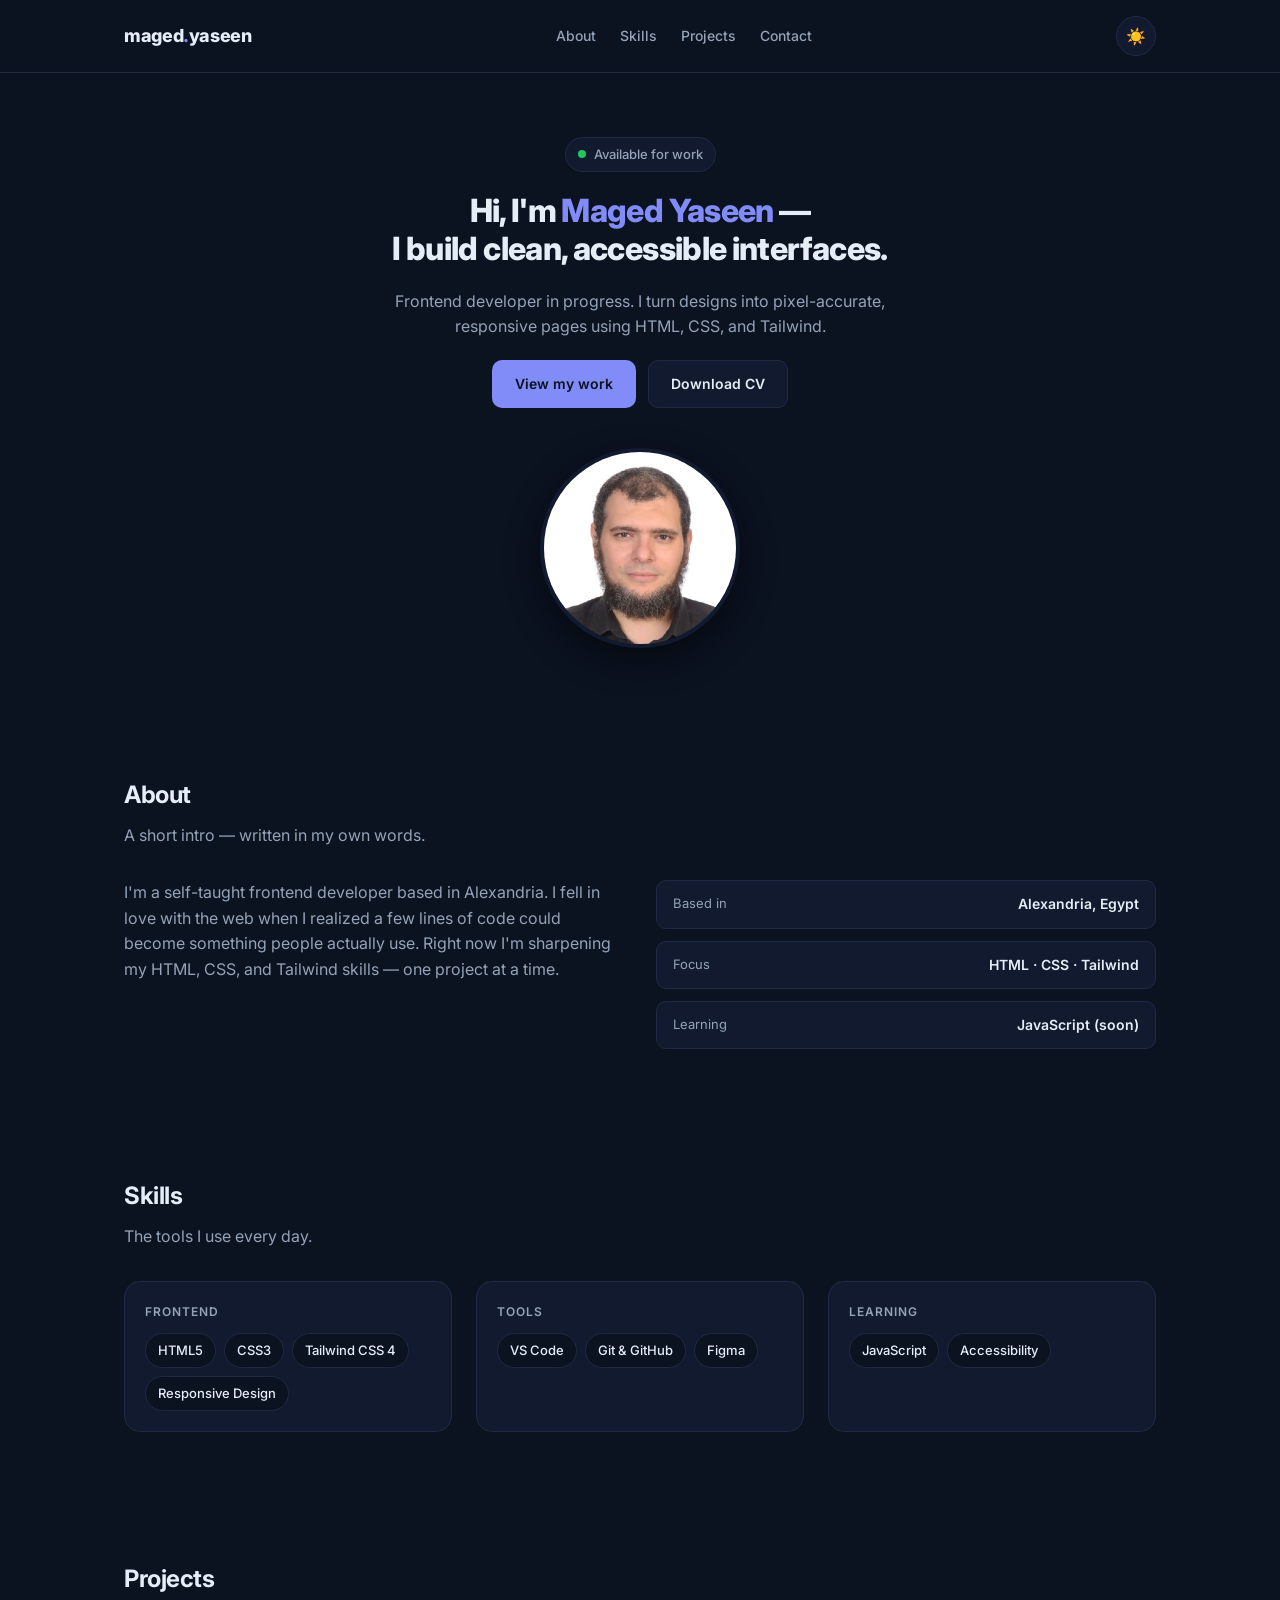
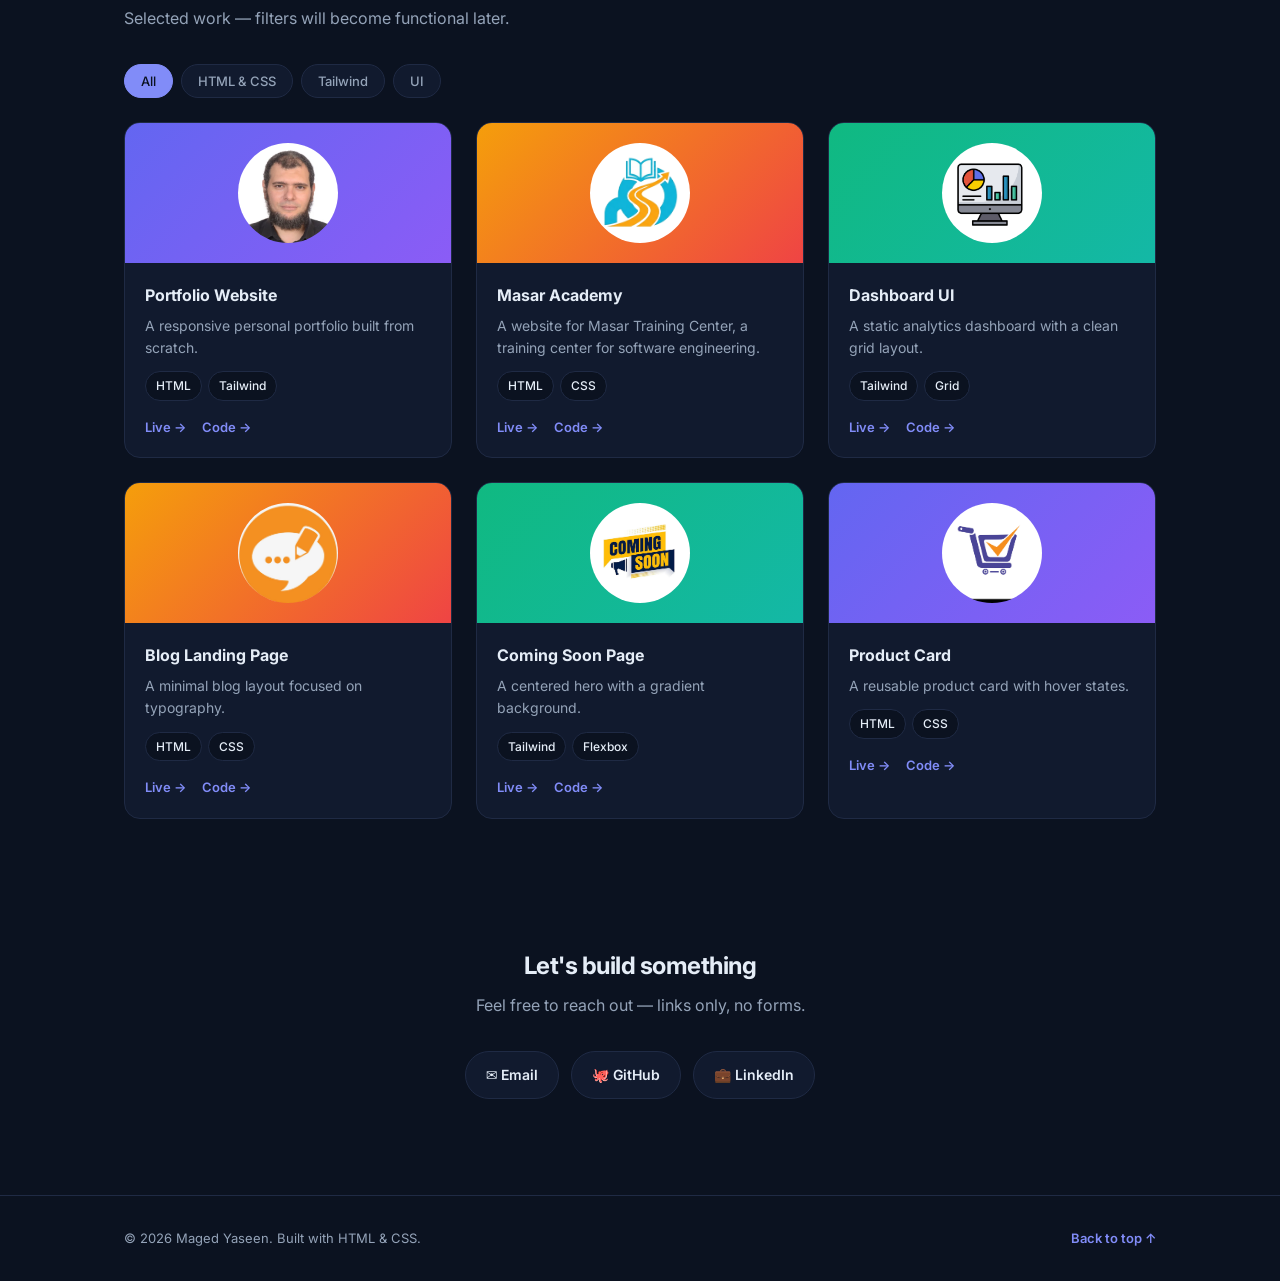
<file: index.html>
<!DOCTYPE html>
<html lang="en" class="dark">

<head>
  <meta charset="UTF-8">
  <meta name="viewport" content="width=device-width, initial-scale=1.0">
  <title>Maged Yaseen — Frontend Developer</title>
  <link rel="icon" type="image/png" href="assets/imgs/maged.png">
  <link rel="preconnect" href="https://fonts.googleapis.com">
  <link rel="preconnect" href="https://fonts.gstatic.com" crossorigin>
  <link href="https://fonts.googleapis.com/css2?family=Inter:wght@400;500;600;700;800&display=swap" rel="stylesheet">
  <link rel="stylesheet" href="assets/css/styles.css">
</head>

<body>

  <!-- ================= HEADER ================= -->
  <header class="site-header">
    <div class="container header-inner">

      <a href="#" class="logo">maged<span class="logo-dot">.</span>yaseen</a>

      <nav class="nav">
        <a href="#about" class="nav-link">About</a>
        <a href="#skills" class="nav-link">Skills</a>
        <a href="#projects" class="nav-link">Projects</a>
        <a href="#contact" class="nav-link">Contact</a>
      </nav>

      <button id="theme-toggle" class="theme-toggle">
        <span class="theme-icon--moon">🌙</span>
        <span class="theme-icon--sun">☀️</span>
      </button>

    </div>
  </header>

  <main>

    <!-- ================= HERO ================= -->
    <section class="hero" id="top">
      <div class="container hero-inner">

        <div class="hero-content">
          <p class="status-badge">
            <span class="status-dot"></span>
            Available for work
          </p>

          <h1 class="hero-title">
            Hi, I'm <span class="accent">Maged Yaseen</span> —<br>
            I build clean, accessible interfaces.
          </h1>

          <p class="hero-text">
            Frontend developer in progress. I turn designs into
            pixel-accurate, responsive pages using HTML, CSS, and Tailwind.
          </p>

          <div class="hero-actions">
            <a href="#projects" class="btn btn--primary">View my work</a>
            <a href="#" class="btn btn--ghost">Download CV</a>
          </div>
        </div>

        <div class="hero-avatar">
          <img src="assets/imgs/maged.png" alt="Maged Yaseen" class="avatar-img">
        </div>

      </div>
    </section>

    <!-- ================= ABOUT ================= -->
    <section class="section" id="about">
      <div class="container">
        <h2 class="section-title">About</h2>
        <p class="section-subtitle">A short intro — written in my own words.</p>

        <div class="about-grid">
          <p class="about-text">
            I'm a self-taught frontend developer based in Alexandria. I fell in love
            with the web when I realized a few lines of code could become
            something people actually use. Right now I'm sharpening my
            HTML, CSS, and Tailwind skills — one project at a time.
          </p>

          <ul class="facts">
            <li class="fact">
              <span class="fact-label">Based in</span>
              <span class="fact-value">Alexandria, Egypt</span>
            </li>
            <li class="fact">
              <span class="fact-label">Focus</span>
              <span class="fact-value">HTML · CSS · Tailwind</span>
            </li>
            <li class="fact">
              <span class="fact-label">Learning</span>
              <span class="fact-value">JavaScript (soon)</span>
            </li>
          </ul>
        </div>
      </div>
    </section>

    <!-- ================= SKILLS ================= -->
    <section class="section" id="skills">
      <div class="container">
        <h2 class="section-title">Skills</h2>
        <p class="section-subtitle">The tools I use every day.</p>

        <div class="skills-groups">

          <div class="skills-group">
            <h3 class="skills-title">Frontend</h3>
            <ul class="badges">
              <li class="badge">HTML5</li>
              <li class="badge">CSS3</li>
              <li class="badge">Tailwind CSS 4</li>
              <li class="badge">Responsive Design</li>
            </ul>
          </div>

          <div class="skills-group">
            <h3 class="skills-title">Tools</h3>
            <ul class="badges">
              <li class="badge">VS Code</li>
              <li class="badge">Git &amp; GitHub</li>
              <li class="badge">Figma</li>
            </ul>
          </div>

          <div class="skills-group">
            <h3 class="skills-title">Learning</h3>
            <ul class="badges">
              <li class="badge">JavaScript</li>
              <li class="badge">Accessibility</li>
            </ul>
          </div>

        </div>
      </div>
    </section>

    <!-- ================= PROJECTS ================= -->
    <section class="section" id="projects">
      <div class="container">
        <h2 class="section-title">Projects</h2>
        <p class="section-subtitle">Selected work — filters will become functional later.</p>

        <div class="filter-bar" role="tablist">
          <button class="filter-btn is-active" data-filter="all">All</button>
          <button class="filter-btn" data-filter="html-css">HTML &amp; CSS</button>
          <button class="filter-btn" data-filter="tailwind">Tailwind</button>
          <button class="filter-btn" data-filter="ui">UI</button>
        </div>

        <div class="projects-grid">

          <article class="project-card" data-category="tailwind ui">
            <div class="project-cover project-cover--indigo">
              <div class="project-cover-logo project-cover--white">
                <img src="assets/imgs/maged.png" alt="Maged Yaseen" class="project-cover-img">
              </div>
            </div>
            <div class="project-body">
              <h3 class="project-title">Portfolio Website</h3>
              <p class="project-desc">A responsive personal portfolio built from scratch.</p>
              <ul class="project-tags">
                <li class="project-tag">HTML</li>
                <li class="project-tag">Tailwind</li>
              </ul>
              <div class="project-links">
                <a href="#" class="project-link">Live →</a>
                <a href="#" class="project-link">Code →</a>
              </div>
            </div>
          </article>

          <article class="project-card" data-category="html-css">
            <div class="project-cover project-cover--amber">
              <div class="project-cover-logo project-cover--white">
                <img src="assets/imgs/masar-logo.png" alt="Masar Training Center" class="project-cover-img">
              </div>
            </div>
            <div class="project-body">
              <h3 class="project-title">Masar Academy</h3>
              <p class="project-desc">A website for Masar Training Center, a training center for software engineering.</p>
              <ul class="project-tags">
                <li class="project-tag">HTML</li>
                <li class="project-tag">CSS</li>
              </ul>
              <div class="project-links">
                <a href="#" class="project-link">Live →</a>
                <a href="#" class="project-link">Code →</a>
              </div>
            </div>
          </article>

          <article class="project-card" data-category="tailwind">
            <div class="project-cover project-cover--emerald">
              <div class="project-cover-logo project-cover--white">
                <img src="assets/imgs/dashboard.png" alt="Dashboard UI" class="project-cover-img">
              </div>
            </div>
            <div class="project-body">
              <h3 class="project-title">Dashboard UI</h3>
              <p class="project-desc">A static analytics dashboard with a clean grid layout.</p>
              <ul class="project-tags">
                <li class="project-tag">Tailwind</li>
                <li class="project-tag">Grid</li>
              </ul>
              <div class="project-links">
                <a href="#" class="project-link">Live →</a>
                <a href="#" class="project-link">Code →</a>
              </div>
            </div>
          </article>

          <article class="project-card" data-category="html-css ui">
            <div class="project-cover project-cover--amber">
              <div class="project-cover-logo project-cover--white">
                <img src="assets/imgs/blog.png" alt="Maged Yaseen" class="project-cover-img">
              </div>
            </div>
            <div class="project-body">
              <h3 class="project-title">Blog Landing Page</h3>
              <p class="project-desc">A minimal blog layout focused on typography.</p>
              <ul class="project-tags">
                <li class="project-tag">HTML</li>
                <li class="project-tag">CSS</li>
              </ul>
              <div class="project-links">
                <a href="#" class="project-link">Live →</a>
                <a href="#" class="project-link">Code →</a>
              </div>
            </div>
          </article>

          <article class="project-card" data-category="tailwind ui">
            <div class="project-cover project-cover--emerald">
              <div class="project-cover-logo project-cover--white">
                <img src="assets/imgs/soon.png" alt="Maged Yaseen" class="project-cover-img">
              </div>
            </div>
            <div class="project-body">
              <h3 class="project-title">Coming Soon Page</h3>
              <p class="project-desc">A centered hero with a gradient background.</p>
              <ul class="project-tags">
                <li class="project-tag">Tailwind</li>
                <li class="project-tag">Flexbox</li>
              </ul>
              <div class="project-links">
                <a href="#" class="project-link">Live →</a>
                <a href="#" class="project-link">Code →</a>
              </div>
            </div>
          </article>

          <article class="project-card" data-category="html-css">
            <div class="project-cover project-cover--indigo">
              <div class="project-cover-logo project-cover--white">
                <img src="assets/imgs/cart.png" alt="Maged Yaseen" class="project-cover-img">
              </div>
            </div>
            <div class="project-body">
              <h3 class="project-title">Product Card</h3>
              <p class="project-desc">A reusable product card with hover states.</p>
              <ul class="project-tags">
                <li class="project-tag">HTML</li>
                <li class="project-tag">CSS</li>
              </ul>
              <div class="project-links">
                <a href="#" class="project-link">Live →</a>
                <a href="#" class="project-link">Code →</a>
              </div>
            </div>
          </article>

        </div>
      </div>
    </section>

    <!-- ================= CONTACT ================= -->
    <section class="section" id="contact">
      <div class="container contact-inner">
        <h2 class="section-title">Let's build something</h2>
        <p class="section-subtitle">Feel free to reach out — links only, no forms.</p>

        <div class="contact-links">
          <a href="mailto:magedyaseen@gmail.com" class="contact-link">✉️ Email</a>
          <a href="https://github.com/magedyaseen" class="contact-link">🐙 GitHub</a>
          <a href="https://linkedin.com/in/magedyaseen" class="contact-link">💼 LinkedIn</a>
        </div>
      </div>
    </section>

  </main>

  <!-- ================= FOOTER ================= -->
  <footer class="site-footer">
    <div class="container footer-inner">
      <p class="footer-text">© 2026 Maged Yaseen. Built with HTML &amp; CSS.</p>
      <a href="#top" class="footer-link">Back to top ↑</a>
    </div>
  </footer>

</body>
</html>
</file>
<file: assets/css/styles.css>
/* ============================================================
   1. DESIGN TOKENS
   هذه المتغيرات ستتحول لاحقًا إلى @theme في Tailwind 4.
   ============================================================ */
:root {
  --color-bg: #f8fafc;
  --color-surface: #ffffff;
  --color-text: #0f172a;
  --color-muted: #64748b;
  --color-border: #e2e8f0;
  --color-primary: #6366f1;
  --color-primary-hover: #4f46e5;
  --color-on-primary: #ffffff;

  --radius-md: 10px;
  --radius-lg: 16px;
  --radius-full: 999px;

  --shadow-sm: 0 1px 3px rgba(15, 23, 42, 0.08);
  --shadow-md: 0 8px 24px rgba(15, 23, 42, 0.10);

  --font-sans: "Inter", system-ui, -apple-system, sans-serif;
}

/* الدارك مود = تبديل المتغيرات فقط. لا شيء آخر. */
.dark {
  --color-bg: #0b1220;
  --color-surface: #111a2e;
  --color-text: #e5edf7;
  --color-muted: #94a3b8;
  --color-border: #1f2a44;
  --color-primary: #818cf8;
  --color-primary-hover: #a5b4fc;
  --color-on-primary: #0b1220;

  --shadow-sm: 0 1px 3px rgba(0, 0, 0, 0.40);
  --shadow-md: 0 12px 32px rgba(0, 0, 0, 0.50);
}

/* ============================================================
   2. BASE
   ============================================================ */
* { box-sizing: border-box; margin: 0; padding: 0; }

html { scroll-behavior: smooth; }

body {
  font-family: var(--font-sans);
  background: var(--color-bg);
  color: var(--color-text);
  line-height: 1.6;
  transition: background 0.2s, color 0.2s;
}

ul { list-style: none; }
a  { color: inherit; text-decoration: none; }
img { display: block; max-width: 100%; }

.container {
  width: 100%;
  max-width: 1080px;
  margin: 0 auto;
  padding: 0 24px;
}

/* ============================================================
   3. HEADER
   ============================================================ */
.site-header {
  position: sticky;
  top: 0;
  z-index: 10;
  background: var(--color-bg);
  border-bottom: 1px solid var(--color-border);
}

.header-inner {
  display: flex;
  align-items: center;
  justify-content: space-between;
  gap: 16px;
  padding: 16px 24px;
}

.logo { font-weight: 800; font-size: 18px; letter-spacing: -0.02em; }
.logo-dot { color: var(--color-primary); }

/* مخفية على الموبايل — تظهر على الديسكتوب. (هامبرغر يحتاج JS) */
.nav { display: none; gap: 24px; }

.nav-link {
  color: var(--color-muted);
  font-size: 14px;
  font-weight: 500;
  transition: color 0.15s;
}
.nav-link:hover { color: var(--color-text); }

/* --- زر الثيم --- */
.theme-toggle {
  width: 40px;
  height: 40px;
  display: inline-flex;
  align-items: center;
  justify-content: center;
  font-size: 16px;
  background: var(--color-surface);
  border: 1px solid var(--color-border);
  border-radius: var(--radius-full);
  cursor: pointer;
  transition: border-color 0.15s;
}
.theme-toggle:hover { border-color: var(--color-primary); }

/* تبديل الأيقونة بـ CSS فقط — لا JS */
.theme-icon--sun  { display: none; }
.dark .theme-icon--sun  { display: inline; }
.dark .theme-icon--moon { display: none; }

@media (min-width: 768px) {
  .nav { display: flex; }
}

/* ============================================================
   4. HERO
   ============================================================ */
.hero { padding: 64px 0; }

.hero-inner {
  display: flex;
  flex-direction: column;
  align-items: center;
  gap: 40px;
  text-align: center;
}

.hero-content {
  display: flex;
  flex-direction: column;
  align-items: center;
  gap: 20px;
  max-width: 560px;
}

.hero-title {
  font-size: 32px;
  line-height: 1.2;
  font-weight: 800;
  letter-spacing: -0.02em;
}
.hero-title .accent { color: var(--color-primary); }

.hero-text { color: var(--color-muted); font-size: 16px; }

.status-badge {
  display: inline-flex;
  align-items: center;
  gap: 8px;
  padding: 6px 12px;
  font-size: 13px;
  font-weight: 500;
  color: var(--color-muted);
  background: var(--color-surface);
  border: 1px solid var(--color-border);
  border-radius: var(--radius-full);
}
.status-dot {
  width: 8px;
  height: 8px;
  background: #22c55e;
  border-radius: var(--radius-full);
}

.hero-actions {
  display: flex;
  flex-wrap: wrap;
  justify-content: center;
  gap: 12px;
}

.avatar-img {
  width: 200px;
  height: 200px;
  object-fit: cover;
  border-radius: var(--radius-full);
  border: 4px solid var(--color-surface);
  box-shadow: var(--shadow-md);
}

/* ============================================================
   5. BUTTONS
   ============================================================ */
.btn {
  display: inline-flex;
  align-items: center;
  padding: 12px 22px;
  font-size: 14px;
  font-weight: 600;
  border: 1px solid transparent;
  border-radius: var(--radius-md);
  transition: background 0.15s, border-color 0.15s;
}

.btn--primary {
  background: var(--color-primary);
  color: var(--color-on-primary);
}
.btn--primary:hover { background: var(--color-primary-hover); }

.btn--ghost {
  background: var(--color-surface);
  color: var(--color-text);
  border-color: var(--color-border);
}
.btn--ghost:hover { border-color: var(--color-primary); }

/* ============================================================
   6. SECTIONS
   ============================================================ */
.section { padding: 64px 0; }

.section-title {
  font-size: 24px;
  font-weight: 700;
  letter-spacing: -0.02em;
  margin-bottom: 8px;
}
.section-subtitle {
  color: var(--color-muted);
  margin-bottom: 32px;
}

/* ============================================================
   7. ABOUT
   ============================================================ */
.about-grid {
  display: flex;
  flex-direction: column;
  gap: 32px;
}
.about-text { color: var(--color-muted); max-width: 60ch; }

.facts {
  display: flex;
  flex-direction: column;
  gap: 12px;
}

.fact {
  display: flex;
  justify-content: space-between;
  padding: 12px 16px;
  background: var(--color-surface);
  border: 1px solid var(--color-border);
  border-radius: var(--radius-md);
}
.fact-label { font-size: 13px; color: var(--color-muted); }
.fact-value { font-size: 14px; font-weight: 600; }

@media (min-width: 768px) {
  .about-grid {
    flex-direction: row;
    align-items: flex-start;
  }
  .about-grid > * { flex: 1 1 0; min-width: 0; }
}

/* ============================================================
   8. SKILLS
   ============================================================ */
.skills-groups {
  display: flex;
  flex-wrap: wrap;
  gap: 24px;
}

.skills-group {
  flex: 1 1 100%;
  padding: 20px;
  background: var(--color-surface);
  border: 1px solid var(--color-border);
  border-radius: var(--radius-lg);
}

.skills-title {
  font-size: 12px;
  font-weight: 600;
  text-transform: uppercase;
  letter-spacing: 0.08em;
  color: var(--color-muted);
  margin-bottom: 12px;
}

.badges { display: flex; flex-wrap: wrap; gap: 8px; }

.badge {
  padding: 6px 12px;
  font-size: 13px;
  font-weight: 500;
  background: var(--color-bg);
  border: 1px solid var(--color-border);
  border-radius: var(--radius-full);
}

@media (min-width: 768px) {
  .skills-group { flex: 1 1 calc((100% - 48px) / 3); }
}

/* ============================================================
   9. FILTER BAR (visual only — JS later)
   ============================================================ */
.filter-bar {
  display: flex;
  flex-wrap: wrap;
  gap: 8px;
  margin-bottom: 24px;
}

.filter-btn {
  padding: 8px 16px;
  font-family: inherit;
  font-size: 13px;
  font-weight: 500;
  color: var(--color-muted);
  background: var(--color-surface);
  border: 1px solid var(--color-border);
  border-radius: var(--radius-full);
  cursor: pointer;
  transition: background 0.15s, color 0.15s, border-color 0.15s;
}
.filter-btn:hover {
  color: var(--color-text);
  border-color: var(--color-primary);
}
.filter-btn.is-active {
  color: var(--color-on-primary);
  background: var(--color-primary);
  border-color: var(--color-primary);
}

/* ============================================================
   10. PROJECTS
   ============================================================ */
.projects-grid {
  display: flex;
  flex-wrap: wrap;
  gap: 24px;
}

.project-card {
  width: 100%;
  background: var(--color-surface);
  border: 1px solid var(--color-border);
  border-radius: var(--radius-lg);
  overflow: hidden;
  transition: transform 0.2s, box-shadow 0.2s, border-color 0.2s;
}
.project-card:hover {
  transform: translateY(-4px);
  box-shadow: var(--shadow-md);
  border-color: var(--color-primary);
}

.project-cover {
  height: 140px;
  display: flex;
  align-items: center;
  justify-content: center;
}

.project-cover-logo {
  display: flex;
  align-items: center;
  justify-content: center;
  border-radius: 50%;
  overflow: hidden;
}

.project-cover-img {
  width: 100px;
  height: 100px;
  object-fit: cover;
}

.project-cover--white   { background: #fff; }
.project-cover--indigo  { background: linear-gradient(135deg, #6366f1, #8b5cf6); }
.project-cover--rose    { background: linear-gradient(135deg, #f43f5e, #ec4899); }
.project-cover--emerald { background: linear-gradient(135deg, #10b981, #14b8a6); }
.project-cover--amber   { background: linear-gradient(135deg, #f59e0b, #ef4444); }

.project-body { padding: 20px; }

.project-title {
  font-size: 16px;
  font-weight: 700;
  margin-bottom: 6px;
}
.project-desc {
  font-size: 14px;
  color: var(--color-muted);
  margin-bottom: 12px;
}

.project-tags { display: flex; flex-wrap: wrap; gap: 6px; margin-bottom: 16px; }
.project-tag {
  padding: 4px 10px;
  font-size: 12px;
  font-weight: 500;
  background: var(--color-bg);
  border: 1px solid var(--color-border);
  border-radius: var(--radius-full);
}

.project-links { display: flex; gap: 16px; }
.project-link {
  font-size: 13px;
  font-weight: 600;
  color: var(--color-primary);
  transition: color 0.15s;
}
.project-link:hover { color: var(--color-primary-hover); }
.project-link:focus-visible {
  outline: 2px solid var(--color-primary);
  outline-offset: 3px;
  border-radius: 4px;
}

@media (min-width: 640px) {
  .project-card { width: calc((100% - 24px) / 2); }
}
@media (min-width: 1024px) {
  .project-card { width: calc((100% - 48px) / 3); }
}

/* ============================================================
   11. CONTACT
   ============================================================ */
.contact-inner { text-align: center; }

.contact-links {
  display: flex;
  flex-wrap: wrap;
  justify-content: center;
  gap: 12px;
}

.contact-link {
  display: inline-flex;
  align-items: center;
  gap: 8px;
  padding: 12px 20px;
  font-size: 14px;
  font-weight: 600;
  background: var(--color-surface);
  border: 1px solid var(--color-border);
  border-radius: var(--radius-full);
  transition: border-color 0.15s, color 0.15s;
}
.contact-link:hover {
  color: var(--color-primary);
  border-color: var(--color-primary);
}

/* ============================================================
   12. FOOTER
   ============================================================ */
.site-footer {
  margin-top: 32px;
  padding: 32px 0;
  border-top: 1px solid var(--color-border);
}

.footer-inner {
  display: flex;
  flex-direction: column;
  align-items: center;
  gap: 12px;
  text-align: center;
}

.footer-text { font-size: 13px; color: var(--color-muted); }
.footer-link { font-size: 13px; font-weight: 600; color: var(--color-primary); }

@media (min-width: 768px) {
  .footer-inner { flex-direction: row; justify-content: space-between; text-align: left; }
}
</file>
